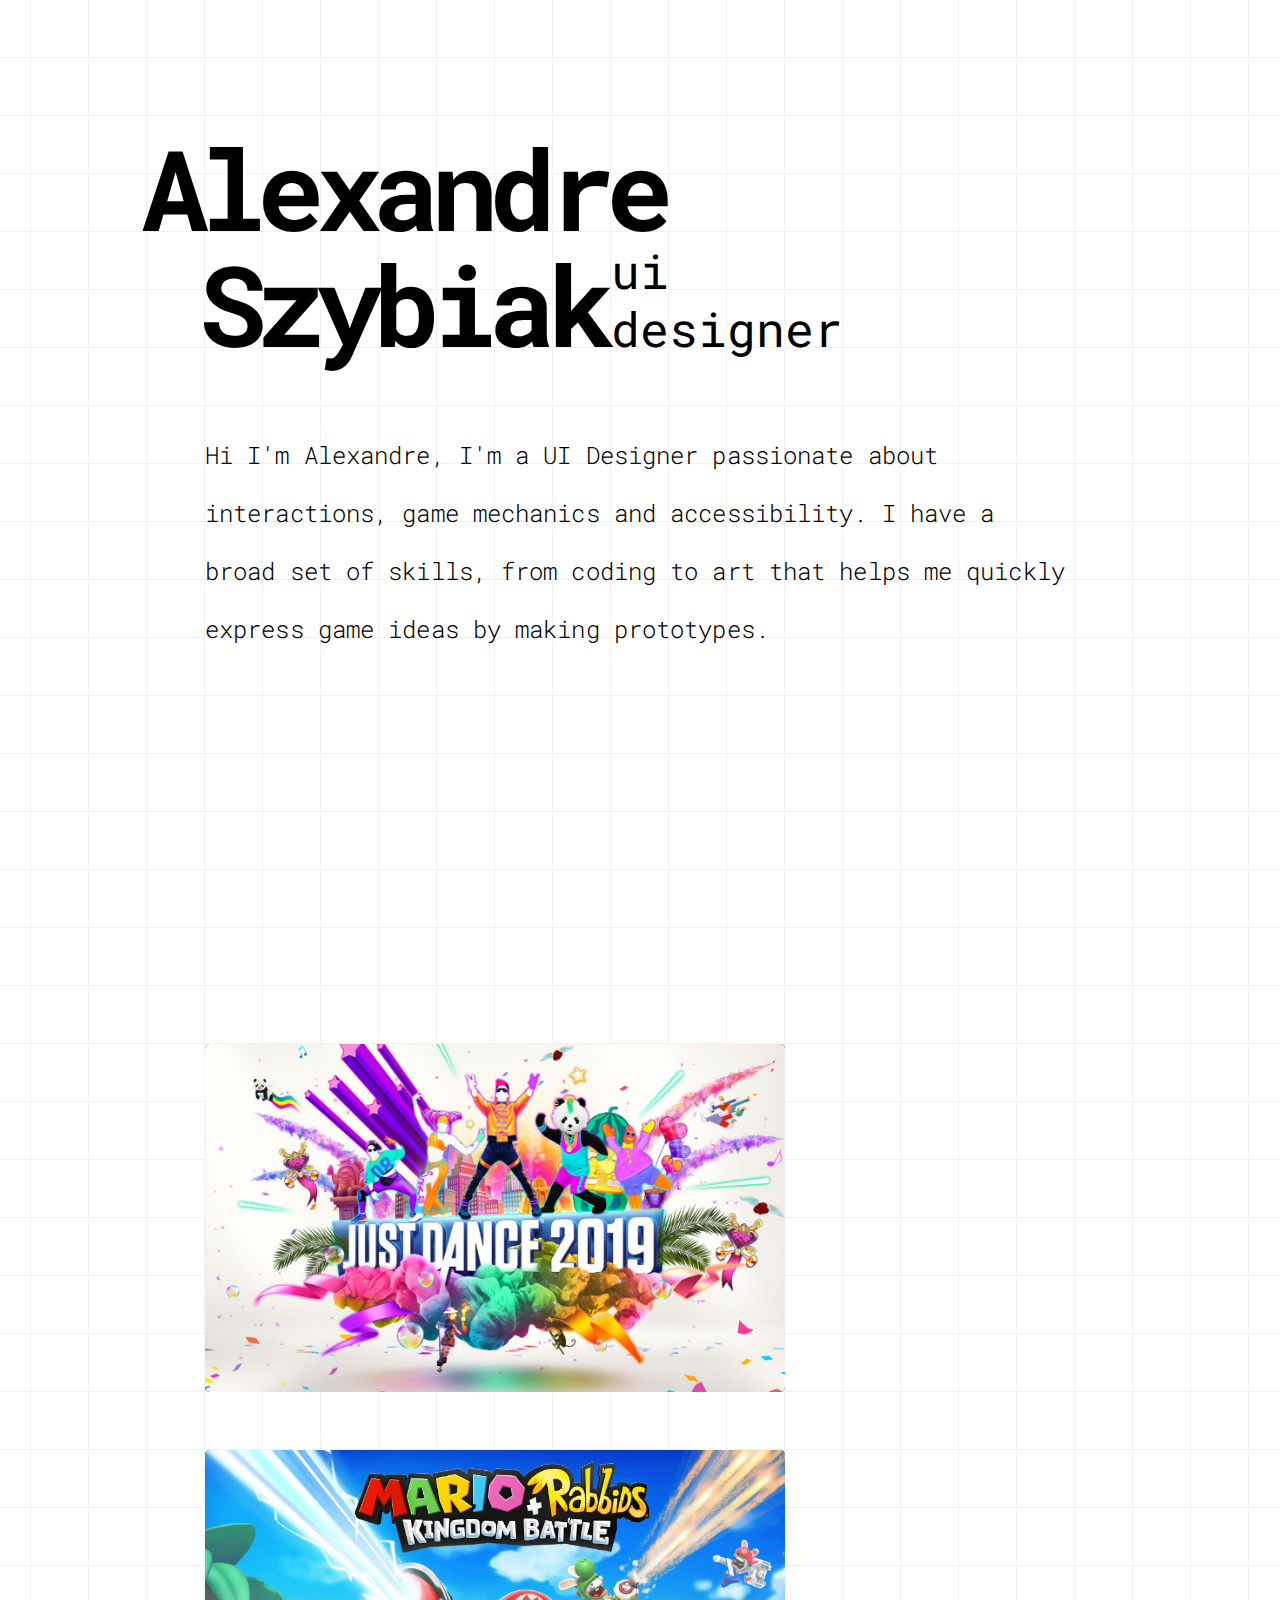
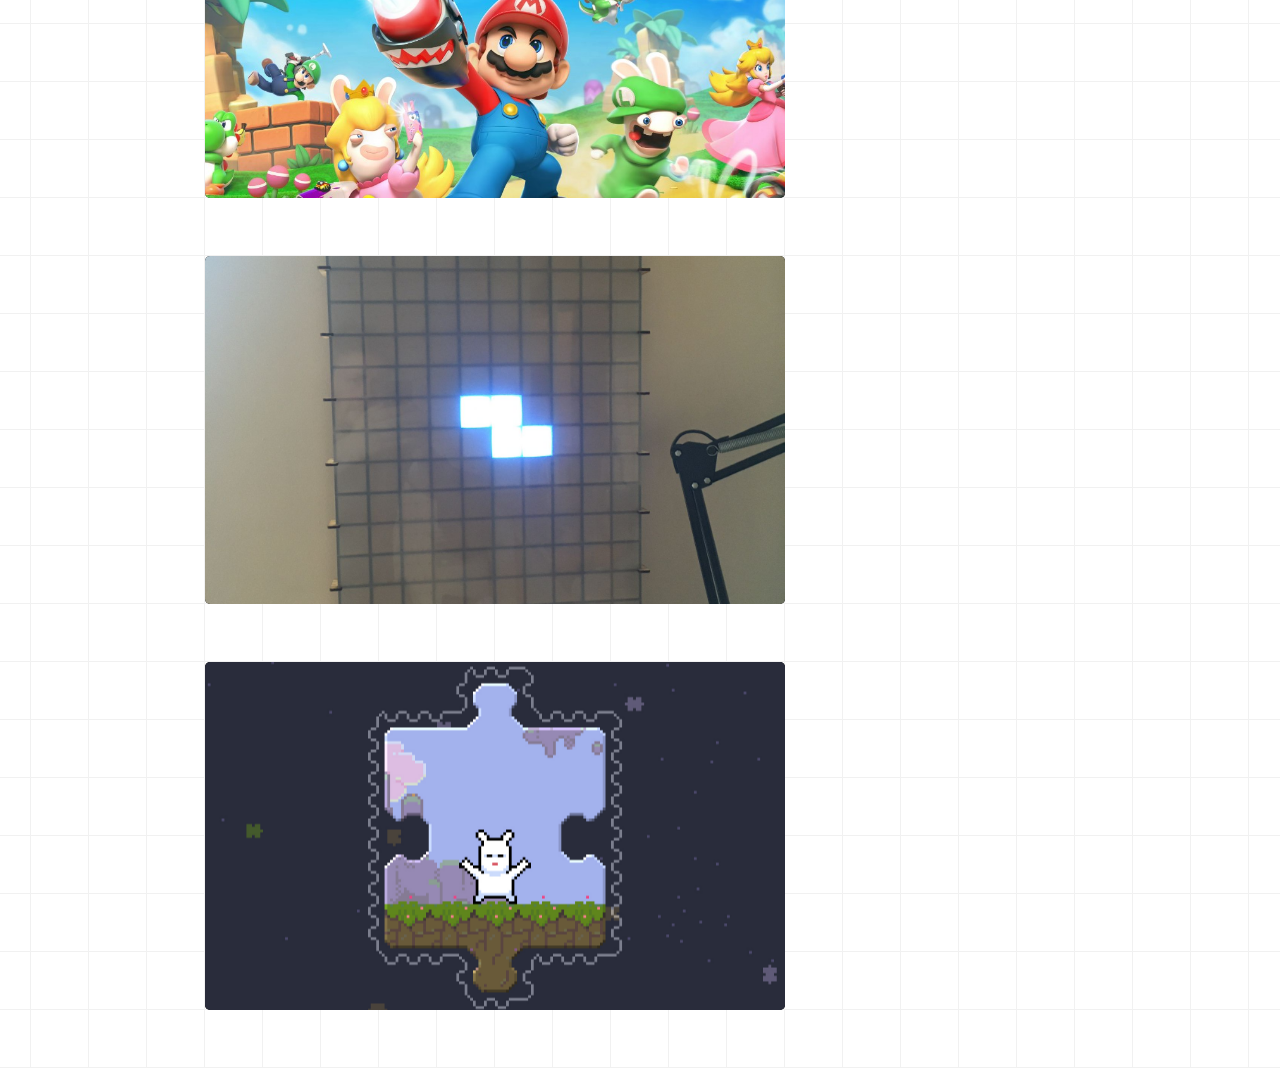
<file: index.html>
<!DOCTYPE html>
<html lang="en">
    <head>
        <meta charset="UTF-8">
        <meta http-equiv="X-UA-Compatible" content="IE=edge">
        <meta name="viewport" content="width=device-width, initial-scale=1.0">
        <title>Alexandre Szybiak</title>
        <link rel="preconnect" href="https://fonts.googleapis.com">
        <link rel="preconnect" href="https://fonts.gstatic.com" crossorigin>
        <link href="https://fonts.googleapis.com/css2?family=Roboto+Mono:wght@300;400;700&display=swap" rel="stylesheet">
        <link rel="stylesheet" type="text/css" href="css/styles.css">
    </head>
    <body>
        <div class="content">
            <div class="section welcome-section">
                <div class="top">
                    <h1>Alexandre</h1>
                    <h1 class="surname">&nbsp;Szybiak</h1>
                    <h2 class="job-title">
                        ui designer
                    </h2>
                    <div class="top-buttons">
                        <!-- <div class="button mail-button"></div> -->
                    </div>
                </div>
                <p class="about-me">
                    Hi I'm Alexandre, I'm a UI Designer passionate about interactions, game mechanics and accessibility. I have a broad set of skills, from coding to art that helps me quickly express game ideas by making prototypes.
                </p>
            </div>
            <div class="section projects-section">
                <div class="project-card" >
                    <img class="project-card-image" src="img/just_dance.jpg" alt="Just Dance">
                    <div class="project-card-text-container">
                        <p class="project-card-text">
                            I've worked on several Just Dance opus, most notably on 2019 for which I developed the menu navigation prototype.
                        </p>
                    </div>
                </div>
                <div class="project-card" >
                    <img class="project-card-image" src="img/rkb.jpg" alt="Mario + Rabbids">
                    <div class="project-card-text-container">
                        <p class="project-card-text">
                            I did integration and nodal scripting on Mario+Rabbids.
                            UI animation too, both keyframe and code-driven.
                        </p>
                    </div>
                </div>
                <div class="project-card" >
                    <img class="project-card-image" src="img/tetrus.jpeg" alt="Tetris on a led-matrix">
                    <div class="project-card-text-container">
                        <p class="project-card-text">
                            I developed a Tetris for a led-matrix screen that a friend built.
                            It runs on a RaspberryPi and features accurate simulation on pc.
                        </p>
                    </div>
                </div>
                <div class="project-card" >
                    <img class="project-card-image" src="img/puzezl.jpg" alt="Puzezl">
                    <div class="project-card-text-container">
                        <p class="project-card-text">
                            This personal project is called Puzezl, it's a game with a unique tile-based jigsaw puzzle system, for which I developed a custom editor.
                            <br/>
                            <br/>
                            <a href="https://www.youtube.com/watch?v=_PWclHjk42o" target="_blank">Watch a walkthrough on Youtube.</a>
                
                        </p>
                    </div>
                </div>
            </div>
        </div>
    </body>
</html>
</file>
<file: css/styles.css>
:root{
    /* grid system */
    --grid-unit: 58px;
    --grid-unit-half: calc(var(--grid-unit) * 0.5);
    --grid-unit-2: calc(2 * var(--grid-unit));
    --grid-unit-3: calc(3 * var(--grid-unit));
    --grid-unit-8: calc(8 * var(--grid-unit));
    --grid-unit-9: calc(9 * var(--grid-unit));
    --grid-unit-11: calc(11 * var(--grid-unit));
    --grid-unit-21: calc(21 * var(--grid-unit));
    --grid-unit-section-height: calc(16 * var(--grid-unit));
    --grid-unit-card-width: calc(10 * var(--grid-unit));
    --grid-unit-card-height: calc(6 * var(--grid-unit));
    --grid-unit-card-info-width: calc(8 * var(--grid-unit));

    /* color system */
    --main-color: black;
    --background-color: white;

    /* misc variables */
    --border-radius: 5px;

    /* default values */
    font-family: 'Roboto Mono', monospace;
    color: var(--main-color);
}

a{
    text-decoration: none;
    /* background-color: aqua; */
    /* padding: 5px; */
    font-weight: 700;
}
a:visited{
    color:white;
}
a:hover{
    color:coral;
}
body{
    background: url("../img/grid_pattern.jpg");
    background-position: center 0;
    margin: 0;
}

div.content{
    inset: 0;
    margin: auto;
    width: var(--grid-unit-21);
    padding-top: var(--grid-unit-2);
    /* background-color: rgba(0,0,255,0.1); */
}

div.section{
    min-height: var(--grid-unit-section-height);
}

div.welcome-section{
    /* background-color: rgba(255,0,0,0.1); */
}

div.projects-section{
    /* background-color: rgba(0,255,0,0.1); */
    display: flex;
    flex-wrap: wrap;
    justify-content: space-between;
    align-content: flex-start;
    min-height: auto;
}

div.top{
    position: relative;
    height: calc(var(--grid-unit) * 4);
    /* background-color: rgba(0,0,0,0.1); */
}

div.top-buttons{
    position: absolute;
    right: 0px;
    top: var(--grid-unit)
}

p{
    font-weight: 300;
    font-size: 24px;
    line-height: var(--grid-unit);
    /* background-color: rgba(255,0,0,0.1); */
    margin: 0px;
    letter-spacing: 0.004em
}

p.about-me{
    max-width: calc(20 * var(--grid-unit));
    margin-top: var(--grid-unit);
    position: relative;
    bottom: -20px;
}

h1{
    width: calc(9 * var(--grid-unit));
    font-weight: 700;
    font-size: 111.5px;
    line-height: 116px;
    letter-spacing: -0.080em;
    /* background-color: rgba(0,255,0,0.1); */
    margin: 0px;
    position: relative;
    left: calc(0px - 6px - var(--grid-unit));
    bottom: -14px;
}

h1.surname{
    width: var(--grid-unit-8);
}

h2{
    font-weight: 400;
    font-size: 48px;
    line-height: 58px;
    /* background-color: rgba(0,0,255,0.1); */
    margin: 0px;
}

h2.job-title{
    position: absolute;
    width: calc(4 * var(--grid-unit));
    left: calc(7 * var(--grid-unit));
    bottom: -10px;
}

div.project-card{
    /* outline: auto; */
    /* outline-color: blue; */
    /* outline-width: 1px; */
    /* background-color: aqua; */
    position: relative;
    width: var(--grid-unit-card-width);
    height: var(--grid-unit-card-height);
    margin-bottom: var(--grid-unit);
    flex-shrink: 0;
    background-color: var(--main-color);
    border-radius: var(--border-radius);
}

img.project-card-image{
    position: absolute;
    width: 100%;
    height: 100%;
    object-fit: cover;
    transition-duration: 100ms;
    border-radius: var(--border-radius);
}

div.project-card-text-container{
    opacity: 0;
    overflow: hidden;
    position: absolute;
    right: 0;
    width: var(--grid-unit-8);
    height: 100%;
    background-color: var(--main-color);
    transition-duration: 100ms;
    transition-property: initial;
    border-radius: 0px var(--border-radius) var(--border-radius) 0px;
}

div.project-card:hover > div.project-card-text-container{
    opacity: 0.9;
}

div.project-card:hover > img.project-card-image{
    opacity: 0.8;
}

p.project-card-text{
    color: #fff;
    line-height: var(--grid-unit-half);
    padding: var(--grid-unit-half);
}

div.button{
    width: var(--grid-unit);
    height: var(--grid-unit);
    background-color: var(--main-color);
}

div.mail-button{
    background-position: center center;
    background-image: url(../img/mail_icon.png);
}

/* media queries */
@media (max-width: 1334px){
    div.content{
        width: calc(15 * var(--grid-unit));
        /* background-color: rgba(0,0,255,0.1); */
    }
}

@media (max-width: 986px){
    div.content{
        width: calc(11 * var(--grid-unit));
        /* background-color: rgba(0,0,255,0.1); */
    }

    div.project-card{
        position: relative;
        width: var(--grid-unit-11);
        height: var(--grid-unit-card-height);
        margin-bottom: var(--grid-unit);
        flex-shrink: 0;
        background-color: var(--main-color);
        border-radius: var(--border-radius);
    }
}

@media (max-width: 754px){
    div.content{
        width: var(--grid-unit-9);
        /* background-color: rgba(0,0,255,0.1); */
    }

    h1{
        width: calc(9 * var(--grid-unit));
        font-weight: 700;
        font-size: 111.5px;
        line-height: 116px;
        letter-spacing: -0.080em;
        /* background-color: rgba(0,255,0,0.1); */
        margin: 0px;
        position: relative;
        left: -6px;
        bottom: -14px;
    }
    
    h2.job-title{
        position: relative;
        width: auto;
        left: var(--grid-unit);
        /* background-color: blue; */
    }

    div.project-card{
        position: relative;
        width: var(--grid-unit-9);
        height: var(--grid-unit-card-height);
        margin-bottom: var(--grid-unit);
        flex-shrink: 0;
        background-color: var(--main-color);
        border-radius: var(--border-radius);
    }
}
</file>
